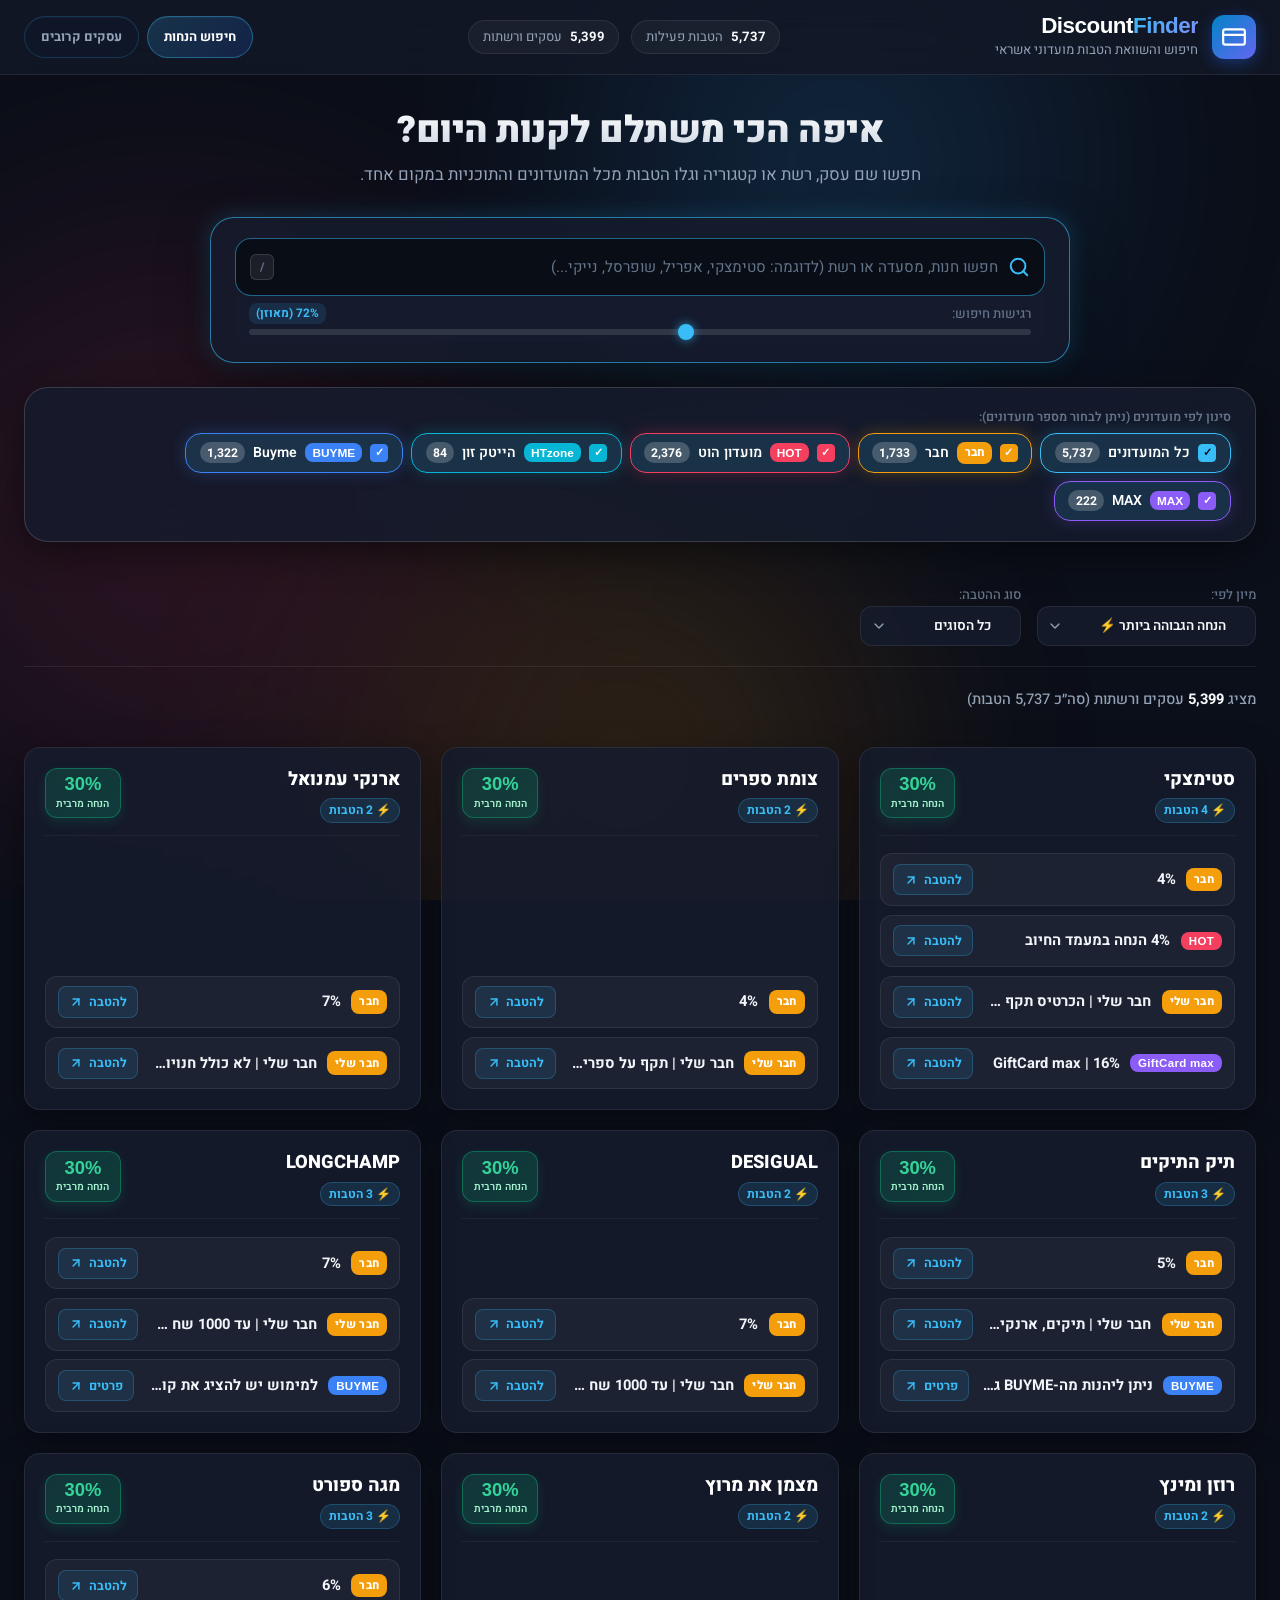
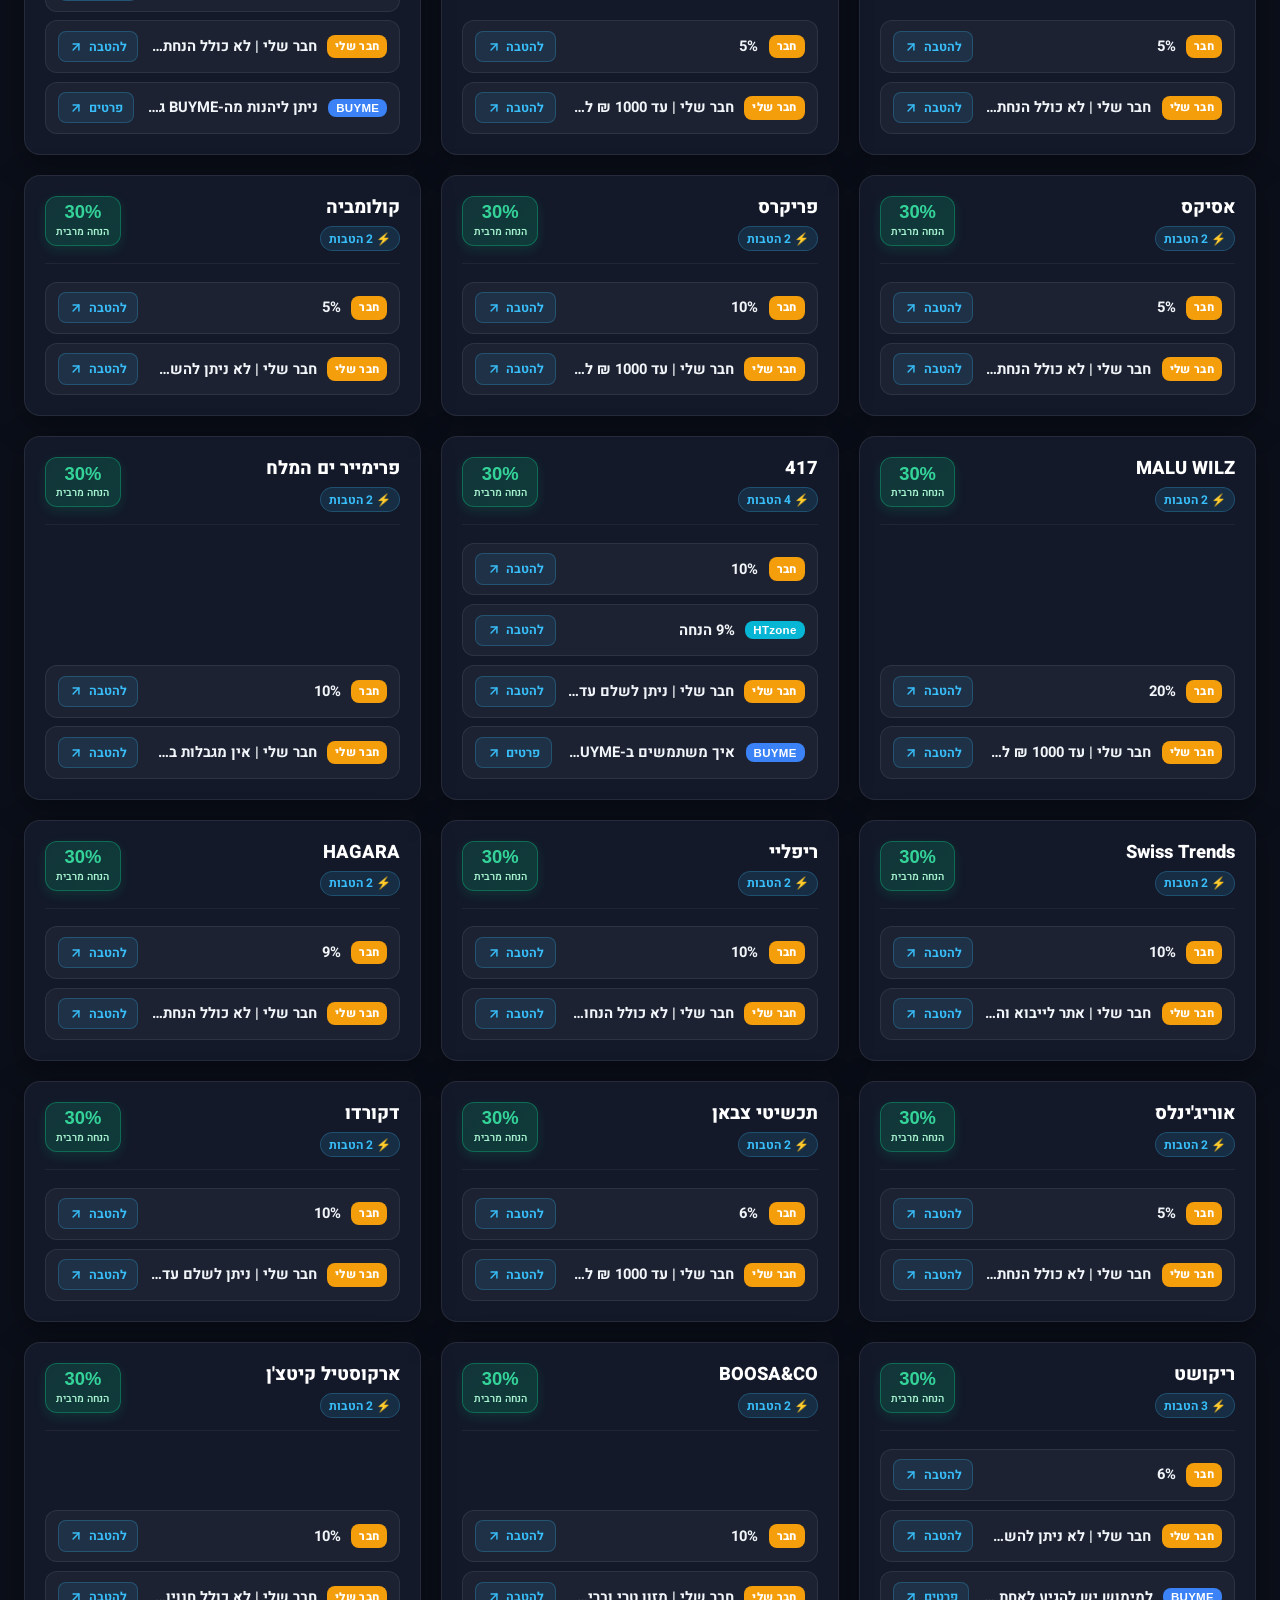
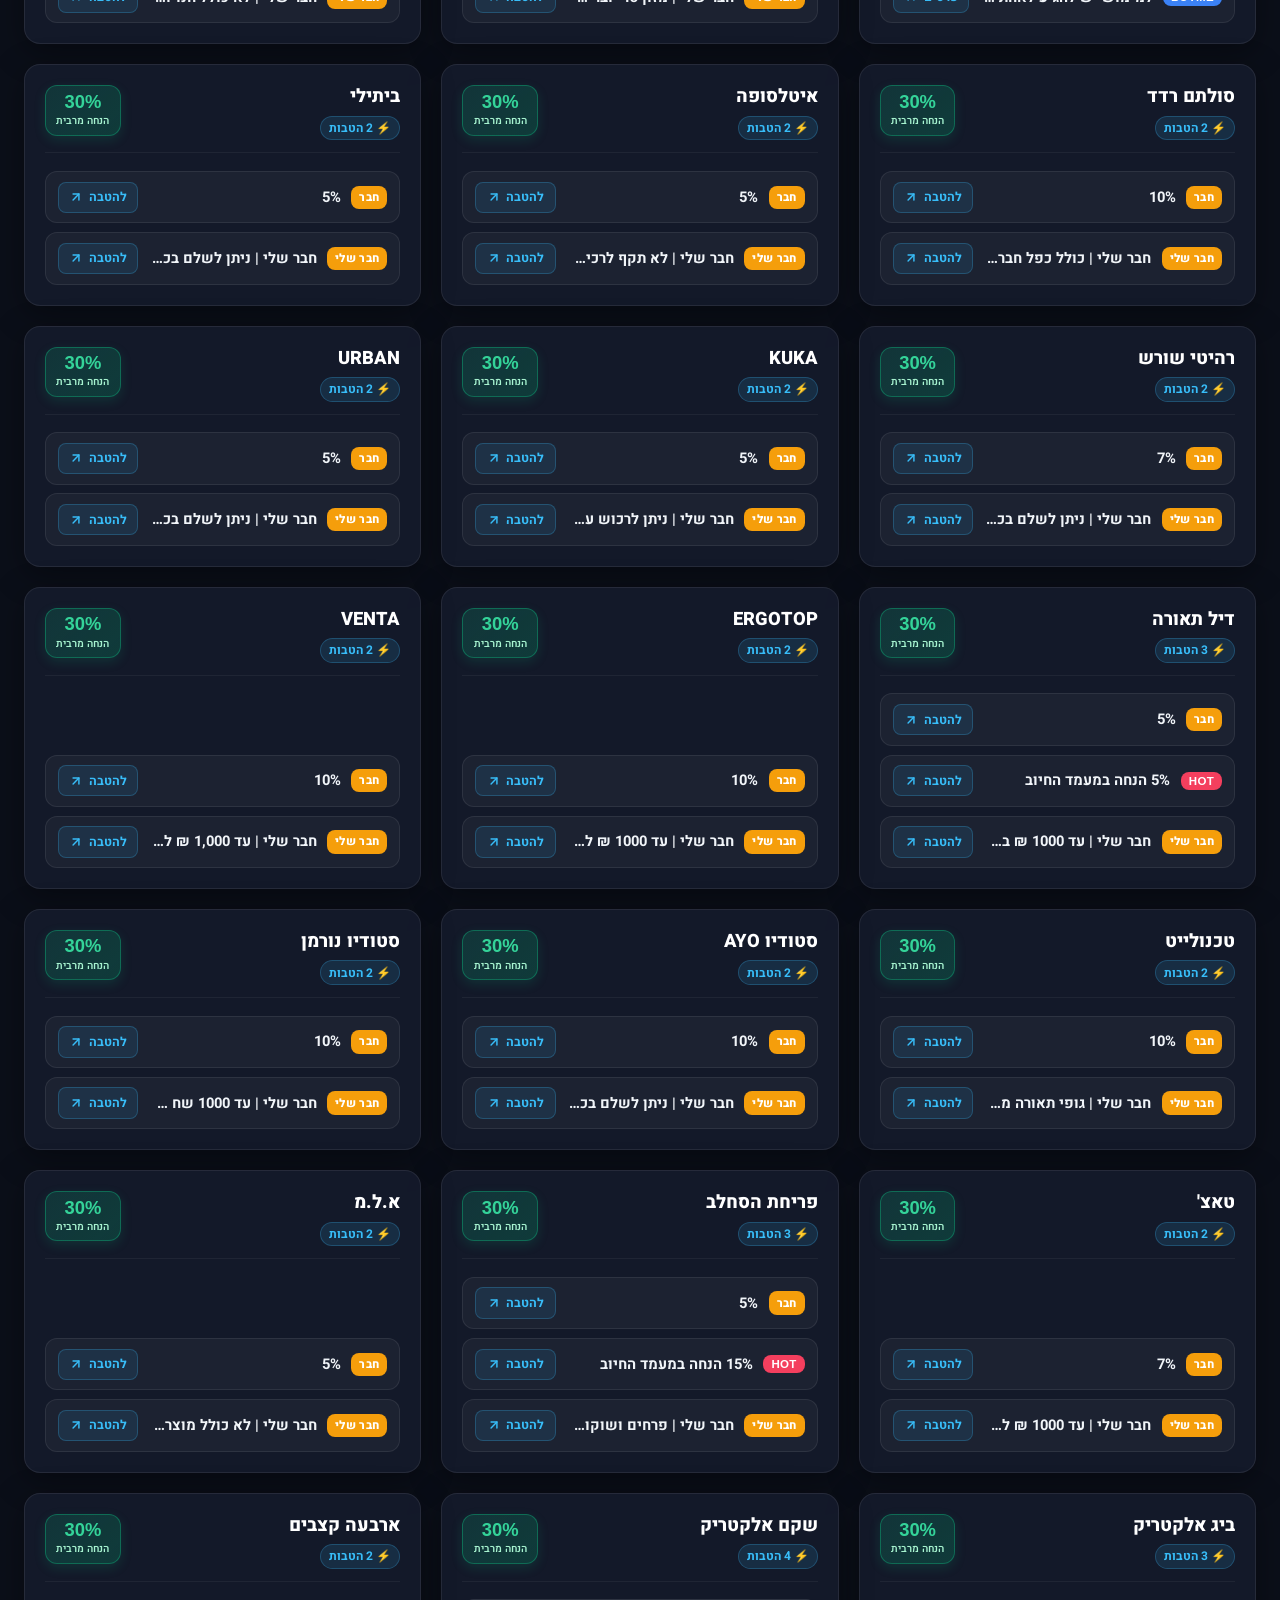
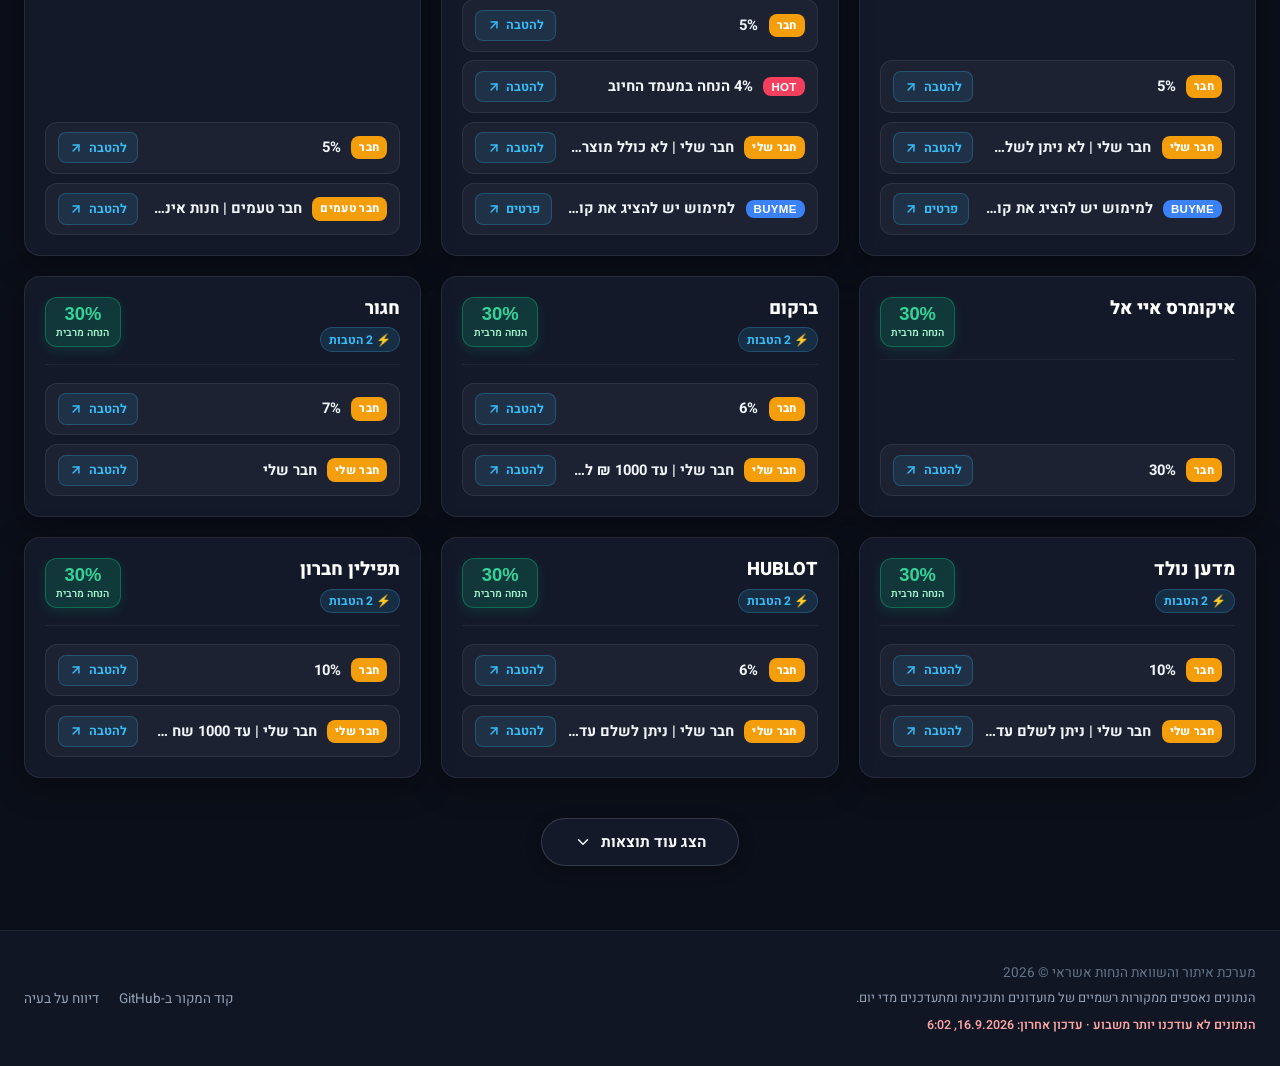
<file: docs/index.html>
<!DOCTYPE html>
<html lang="he" dir="rtl">

<head>
<!-- components/base_head.html -->
<meta charset="UTF-8">
<meta name="viewport" content="width=device-width, initial-scale=1.0, maximum-scale=5.0">
<meta name="theme-color" content="#0b0f19">

<!-- Google Fonts -->
<link rel="preconnect" href="https://fonts.googleapis.com">
<link rel="preconnect" href="https://fonts.gstatic.com" crossorigin>
<link href="https://fonts.googleapis.com/css2?family=Heebo:wght@300;400;500;600;700;800;900&family=Rubik:wght@400;500;600;700;800&display=swap" rel="stylesheet">

<link rel="stylesheet" href="./styles.css">    <title>מאתר הנחות והטבות אשראי ומועדונים</title>
    <meta name="description" content="חיפוש מיידי והשוואה של הנחות והטבות ממועדונים ותוכניות בישראל.">
</head>

<body>
    <!-- Background Glow Effect -->
    <div class="app-background">
        <div class="glow-orb orb-1"></div>
        <div class="glow-orb orb-2"></div>
        <div class="glow-orb orb-3"></div>
    </div>

    <!-- Site Header Component -->
<!-- components/header.html -->
<header class="site-header">
    <div class="container header-content">
        <div class="brand">
            <div class="brand-icon">
                <svg viewBox="0 0 24 24" width="26" height="26" fill="none" stroke="currentColor" stroke-width="2"
                    stroke-linecap="round" stroke-linejoin="round">
                    <rect x="2" y="5" width="20" height="14" rx="2"></rect>
                    <line x1="2" y1="10" x2="22" y2="10"></line>
                </svg>
            </div>
            <div class="brand-text">
                <h1 class="brand-title">Discount<span class="brand-accent">Finder</span></h1>
                <p class="brand-subtitle">חיפוש והשוואת הטבות מועדוני אשראי</p>
            </div>
        </div>

        <!-- Stats Bar in Header -->
        <div class="header-stats" id="headerStats">
            <div class="stat-pill" id="statTotalDeals">
                <span class="stat-num" id="totalDealsCount">--</span>
                <span class="stat-label">הטבות פעילות</span>
            </div>
            <div class="stat-pill" id="statTotalStores">
                <span class="stat-num" id="totalStoresCount">--</span>
                <span class="stat-label">עסקים ורשתות</span>
            </div>
        </div>

        <nav class="header-nav" aria-label="ניווט בין עמודים">
            <a href="./" class="nav-link active">חיפוש הנחות</a>
            <a href="./nearme" class="nav-link ">עסקים קרובים</a>
        </nav>
    </div>
</header>
    <!-- Main Content -->
    <main class="container main-content">
<!-- Hero & Search Section -->
<section class="hero-section">
    <div class="hero-text-wrapper">
        <h2 class="hero-headline">איפה הכי משתלם לקנות היום?</h2>
        <p class="hero-description">חפשו שם עסק, רשת או קטגוריה וגלו הטבות מכל המועדונים והתוכניות במקום אחד.</p>
    </div>

    <!-- Search Box Card -->
    <div class="search-box-card">
        <div class="search-input-wrapper">
            <span class="search-icon">
                <svg viewBox="0 0 24 24" width="22" height="22" fill="none" stroke="currentColor"
                    stroke-width="2.2" stroke-linecap="round" stroke-linejoin="round">
                    <circle cx="11" cy="11" r="8"></circle>
                    <line x1="21" y1="21" x2="16.65" y2="16.65"></line>
                </svg>
            </span>
            <input type="text" id="searchInput" class="search-input"
                placeholder="חפשו חנות, מסעדה או רשת (לדוגמה: סטימצקי, אפריל, שופרסל, נייקי...)"
                autocomplete="off" autofocus aria-label="חיפוש עסקים והטבות">
            <button id="clearSearchBtn" class="clear-btn hidden" title="נקה חיפוש" aria-label="נקה חיפוש"
                type="button">
                <svg viewBox="0 0 24 24" width="18" height="18" fill="none" stroke="currentColor"
                    stroke-width="2.5" stroke-linecap="round" stroke-linejoin="round">
                    <line x1="18" y1="6" x2="6" y2="18"></line>
                    <line x1="6" y1="6" x2="18" y2="18"></line>
                </svg>
            </button>
            <div class="search-kbd-hint" title="לחצו / לחיפוש מהיר">/</div>
        </div>

        <!-- Quick Tags / Suggestions -->
        <div class="fuzzy-slider-control">
            <div class="fuzzy-label-wrapper">
                <label for="fuzzyRange" class="control-label">רגישות חיפוש:</label>
                <span id="fuzzyValLabel" class="fuzzy-val-badge">72% (מאוזן)</span>
            </div>
            <input type="range" id="fuzzyRange" class="fuzzy-slider" min="50" max="100" value="72" step="2"
                title="כוונן את רגישות החיפוש העמום (Fuzzy Search Tolerance)">
        </div>
    </div>

    <!-- Filter & Controls Toolbar -->
    <div class="toolbar-section">
        <!-- Club Filter Chips Component -->
<!-- components/club_filters.html -->
<div class="club-filters-container" id="filter-row" aria-label="סינון לפי מועדונים">
    <span class="filters-group-label">סינון לפי מועדונים (ניתן לבחור מספר מועדונים):</span>
    <div class="club-filters-group" id="programFilters" role="group" aria-label="סינון לפי מועדונים" data-show-counts="true">
        <span class="filters-loading">טוען מועדונים…</span>
    </div>
</div>
        <!-- Sort and Fuzzy Sensitivity Controls -->
        <div class="toolbar-controls-group">
            <div class="sort-controls">
                <label for="sortSelect" class="control-label">מיון לפי:</label>
                <div class="custom-select-wrapper">
                    <select id="sortSelect" class="custom-select">
                        <option value="discount_desc" selected>הנחה הגבוהה ביותר ⚡</option>
                        <option value="name_asc">שם עסק (א - ת)</option>
                        <option value="deals_desc">מספר הטבות לעסק (הכי הרבה)</option>
                    </select>
                </div>
            </div>
            <div class="type-filter-control">
                <label for="discountTypeSelect" class="control-label">סוג ההטבה:</label>
                <div class="custom-select-wrapper">
                    <select id="discountTypeSelect" class="custom-select">
                        <option value="">כל הסוגים</option>
                        <option value="billing_discount">חיוב (ברירת מחדל)</option>
                        <option value="rechargeable_card">Rechargeable Card</option>
                        <option value="voucher">Voucher</option>
                        <option value="gift_card">Gift Card</option>
                        <option value="club_card">Club Card</option>
                    </select>
                </div>
            </div>
        </div>
    </div>

    <!-- Status / Result summary line -->
    <div class="results-meta-bar" id="resultsMetaBar">
        <div class="meta-info">
            <span id="resultsCountText" class="results-count-text">טוען נתונים...</span>
            <span id="activeFilterBadge" class="active-filter-badge hidden"></span>
        </div>
        <div class="meta-extra">
            <span id="renderedCountText" class="rendered-count-text"></span>
        </div>
    </div>
</section>

<!-- Cards Results Grid -->
<section class="results-section">
    <!-- Loading Skeleton -->
    <div id="loadingSkeleton" class="cards-grid skeleton-grid">
        <div class="card skeleton-card"></div>
        <div class="card skeleton-card"></div>
        <div class="card skeleton-card"></div>
        <div class="card skeleton-card"></div>
        <div class="card skeleton-card"></div>
        <div class="card skeleton-card"></div>
    </div>

    <!-- Rendered Cards -->
    <div id="cardsGrid" class="cards-grid hidden"></div>

    <!-- Load More Button (if many results) -->
    <div id="loadMoreContainer" class="load-more-container hidden">
        <button id="loadMoreBtn" class="load-more-btn" type="button">
            <span>הצג עוד תוצאות</span>
            <svg viewBox="0 0 24 24" width="18" height="18" fill="none" stroke="currentColor" stroke-width="2"
                stroke-linecap="round" stroke-linejoin="round">
                <polyline points="6 9 12 15 18 9"></polyline>
            </svg>
        </button>
    </div>

    <!-- Empty State -->
    <div id="emptyState" class="empty-state hidden">
        <div class="empty-icon-wrap">
            <svg viewBox="0 0 24 24" width="48" height="48" fill="none" stroke="currentColor" stroke-width="1.5"
                stroke-linecap="round" stroke-linejoin="round">
                <circle cx="11" cy="11" r="8"></circle>
                <line x1="21" y1="21" x2="16.65" y2="16.65"></line>
                <line x1="8" y1="11" x2="14" y2="11"></line>
            </svg>
        </div>
        <h3 class="empty-title">לא נמצאו תוצאות מתאימות</h3>
        <p class="empty-subtitle">לא מצאנו הטבות התואמות לחיפוש "<span id="emptyQuery"></span>". נסו לחפש בשם
            אחר או אפסו את הסינון.</p>
        <button id="resetSearchBtn" class="reset-search-btn" type="button">
            <svg viewBox="0 0 24 24" width="16" height="16" fill="none" stroke="currentColor" stroke-width="2"
                stroke-linecap="round" stroke-linejoin="round">
                <path d="M3 12a9 9 0 1 0 9-9 9.75 9.75 0 0 0-6.74 2.74L3 8"></path>
                <path d="M3 3v5h5"></path>
            </svg>
            <span>איפוס חיפוש וסינונים</span>
        </button>
    </div>
</section>

<!-- Floating Back to Top Button -->
<button id="backToTopBtn" class="back-to-top-btn hidden" title="חזרה לראש העמוד" aria-label="חזרה לראש העמוד"
    type="button">
    <svg viewBox="0 0 24 24" width="22" height="22" fill="none" stroke="currentColor" stroke-width="2.5"
        stroke-linecap="round" stroke-linejoin="round">
        <polyline points="18 15 12 9 6 15"></polyline>
    </svg>
</button>
    </main>

    <!-- Site Footer Component -->
<!-- components/footer.html -->
<footer class="site-footer">
    <div class="container footer-content">
        <div class="footer-left">
            <p>מערכת איתור והשוואת הנחות אשראי &copy; 2026</p>
            <p class="footer-note">הנתונים נאספים ממקורות רשמיים של מועדונים ותוכניות ומתעדכנים מדי יום.</p>
            <p id="dataFreshness" class="data-freshness" role="status" aria-live="polite">בודק מתי הנתונים עודכנו...</p>
        </div>
        <div class="footer-links">
            <a href="https://github.com/yohaybn/israeli-cc-discounts" target="_blank" rel="noopener noreferrer" class="footer-link">קוד המקור ב-GitHub</a>
            <a href="https://github.com/yohaybn/israeli-cc-discounts/issues" target="_blank" rel="noopener noreferrer" class="footer-link">דיווח על בעיה</a>
        </div>
    </div>
</footer>
    <!-- Shared Card Template Component -->
<!-- components/card.html -->
<template id="deal-card-template">
    <div class="card business-card">
        <div class="card-header">
            <div class="card-title-area">
                <h3 class="business-name"></h3>
                <span class="multi-badge hidden"></span>
            </div>
            <div class="best-discount-pill hidden">
                <span class="best-disc-val"></span>
                <span class="best-disc-lbl">הנחה מרבית</span>
            </div>
            <div class="voucher-pill hidden">
                <span class="voucher-icon">🎁</span>
                <span class="voucher-label">שובר</span>
                <span class="voucher-count"></span>
            </div>
        </div>
        <div class="discounts-list"></div>
    </div>
</template>
    <script src="./freshness.js"></script>
    <script src="./programs.js"></script>
<!-- App JavaScript -->
<script src="./app.js"></script>
</body>

</html>
</file>
<file: docs/styles.css>
/* ==========================================================================
   Design System & Tokens - Israeli Credit Card Discount Finder
   ========================================================================== */

:root {
    /* Color Palette */
    --bg-main: #0b0f19;
    --bg-card: rgba(22, 28, 45, 0.85);
    --bg-card-hover: rgba(30, 39, 63, 0.95);
    --bg-glass: rgba(18, 24, 38, 0.85);
    --bg-surface-elevated: #1a2236;
    --bg-surface-subtle: rgba(255, 255, 255, 0.04);
    --bg-input: rgba(13, 17, 28, 0.9);

    /* Text Colors */
    --text-primary: #f8fafc;
    --text-secondary: #94a3b8;
    --text-muted: #64748b;
    --text-accent: #38bdf8;

    /* Border & Glow */
    --border-subtle: rgba(255, 255, 255, 0.08);
    --border-highlight: rgba(255, 255, 255, 0.15);
    --border-focus: rgba(56, 189, 248, 0.6);
    --glow-primary: rgba(56, 189, 248, 0.25);
    --glow-card: 0 8px 32px rgba(0, 0, 0, 0.35);

    /* Club Brand Colors */
    --mcc-base: #f59e0b;
    --mcc-gradient: linear-gradient(135deg, #f59e0b, #d97706);
    --mcc-bg: rgba(245, 158, 11, 0.12);
    --mcc-border: rgba(245, 158, 11, 0.35);
    --mcc-text: #fbbf24;

    --hot-base: #f43f5e;
    --hot-gradient: linear-gradient(135deg, #f43f5e, #e11d48);
    --hot-bg: rgba(244, 63, 94, 0.12);
    --hot-border: rgba(244, 63, 94, 0.35);
    --hot-text: #fb7185;

    --htzone-base: #06b6d4;
    --htzone-gradient: linear-gradient(135deg, #06b6d4, #2563eb);
    --htzone-bg: rgba(6, 182, 212, 0.12);
    --htzone-border: rgba(6, 182, 212, 0.35);
    --htzone-text: #38bdf8;

    --buyme-base: #3b82f6;
    --buyme-gradient: linear-gradient(135deg, #60a5fa, #2563eb);
    --buyme-bg: rgba(59, 130, 246, 0.12);
    --buyme-border: rgba(59, 130, 246, 0.35);
    --buyme-text: #93c5fd;

    /* Typography */
    --font-hebrew: 'Heebo', 'Rubik', -apple-system, BlinkMacSystemFont, 'Segoe UI', Roboto, sans-serif;
    --font-latin: 'Inter', -apple-system, BlinkMacSystemFont, sans-serif;

    /* Radii */
    --radius-sm: 8px;
    --radius-md: 12px;
    --radius-lg: 16px;
    --radius-xl: 24px;
    --radius-full: 9999px;

    /* Transitions */
    --transition-fast: 0.15s ease;
    --transition-normal: 0.25s cubic-bezier(0.16, 1, 0.3, 1);
    --transition-smooth: 0.4s cubic-bezier(0.16, 1, 0.3, 1);
}

/* ==========================================================================
   Reset & Global Setup
   ========================================================================== */

*,
*::before,
*::after {
    box-sizing: border-box;
    margin: 0;
    padding: 0;
    -webkit-tap-highlight-color: transparent;
}

html {
    font-size: 16px;
    scroll-behavior: smooth;
    background-color: var(--bg-main);
    color: var(--text-primary);
    font-family: var(--font-hebrew);
    direction: rtl;
    text-align: right;
    -webkit-font-smoothing: antialiased;
}

body {
    min-height: 100vh;
    display: flex;
    flex-direction: column;
    overflow-x: hidden;
    position: relative;
}

.container {
    width: 100%;
    max-width: 1280px;
    margin: 0 auto;
    padding: 0 1.5rem;
}

/* Ambient Animated Glows */
.app-background {
    position: fixed;
    inset: 0;
    z-index: -1;
    overflow: hidden;
    pointer-events: none;
}

.glow-orb {
    position: absolute;
    border-radius: 50%;
    filter: blur(120px);
    opacity: 0.15;
    animation: orbFloat 20s infinite alternate ease-in-out;
}

.orb-1 {
    top: -10%;
    right: 15%;
    width: 500px;
    height: 500px;
    background: radial-gradient(circle, #38bdf8, #2563eb);
}

.orb-2 {
    top: 25%;
    left: -10%;
    width: 600px;
    height: 600px;
    background: radial-gradient(circle, #f43f5e, #881337);
    animation-delay: -5s;
}

.orb-3 {
    bottom: -15%;
    right: 30%;
    width: 550px;
    height: 550px;
    background: radial-gradient(circle, #f59e0b, #b45309);
    animation-delay: -10s;
}

@keyframes orbFloat {
    0% {
        transform: translate(0, 0) scale(1);
    }

    50% {
        transform: translate(30px, -20px) scale(1.08);
    }

    100% {
        transform: translate(-20px, 30px) scale(0.95);
    }
}

/* ==========================================================================
   Header & Brand
   ========================================================================== */

.site-header {
    position: sticky;
    top: 0;
    z-index: 100;
    backdrop-filter: blur(16px);
    -webkit-backdrop-filter: blur(16px);
    background: var(--bg-glass);
    border-bottom: 1px solid var(--border-subtle);
    padding: 0.85rem 0;
    transition: var(--transition-normal);
}

.header-content {
    display: flex;
    align-items: center;
    justify-content: space-between;
    gap: 1.5rem;
}

.header-nav {
    display: inline-flex;
    align-items: center;
    gap: 0.5rem;
    flex-wrap: wrap;
}

.nav-link {
    display: inline-flex;
    align-items: center;
    justify-content: center;
    padding: 0.6rem 1rem;
    border-radius: var(--radius-full);
    border: 1px solid rgba(56, 189, 248, 0.2);
    background: rgba(15, 23, 42, 0.9);
    color: var(--text-secondary);
    font-size: 0.82rem;
    font-weight: 700;
    text-decoration: none;
    transition: var(--transition-fast);
    box-shadow: inset 0 1px 0 rgba(255, 255, 255, 0.04);
}

.nav-link:hover,
.nav-link.active {
    background: linear-gradient(135deg, rgba(56, 189, 248, 0.18), rgba(37, 99, 235, 0.18));
    border-color: rgba(56, 189, 248, 0.4);
    color: #fff;
}

.brand {
    display: flex;
    align-items: center;
    gap: 0.85rem;
    text-decoration: none;
}

.brand-icon {
    width: 44px;
    height: 44px;
    border-radius: var(--radius-md);
    background: linear-gradient(135deg, #0284c7, #6366f1);
    color: #fff;
    display: flex;
    align-items: center;
    justify-content: center;
    box-shadow: 0 4px 16px rgba(37, 99, 235, 0.4);
    flex-shrink: 0;
}

.brand-title {
    font-size: 1.4rem;
    font-weight: 800;
    letter-spacing: -0.5px;
    color: #fff;
    line-height: 1.1;
    font-family: var(--font-latin), var(--font-hebrew);
}

.brand-accent {
    background: linear-gradient(135deg, #38bdf8, #818cf8);
    -webkit-background-clip: text;
    background-clip: text;
    -webkit-text-fill-color: transparent;
}

.brand-subtitle {
    font-size: 0.82rem;
    color: var(--text-secondary);
    margin-top: 2px;
}

.header-stats {
    display: flex;
    align-items: center;
    gap: 0.75rem;
}

.stat-pill {
    display: inline-flex;
    align-items: center;
    gap: 0.5rem;
    padding: 0.4rem 0.85rem;
    background: var(--bg-surface-subtle);
    border: 1px solid var(--border-subtle);
    border-radius: var(--radius-full);
    font-size: 0.82rem;
    color: var(--text-secondary);
    transition: var(--transition-fast);
}

.stat-num {
    font-weight: 700;
    color: var(--text-primary);
    font-feature-settings: "tnum";
}

.live-indicator {
    background: rgba(16, 185, 129, 0.08);
    border-color: rgba(16, 185, 129, 0.25);
    color: #34d399;
}

.live-dot {
    width: 8px;
    height: 8px;
    border-radius: 50%;
    background-color: #10b981;
    box-shadow: 0 0 10px #10b981;
    animation: pulseLive 2s infinite;
}

@keyframes pulseLive {

    0%,
    100% {
        opacity: 1;
        transform: scale(1);
    }

    50% {
        opacity: 0.4;
        transform: scale(0.85);
    }
}

/* ==========================================================================
   Hero Section & Search Box
   ========================================================================== */

.main-content {
    flex: 1;
    padding-top: 2rem;
    padding-bottom: 4rem;
}

.hero-section {
    margin-bottom: 2.25rem;
}

.hero-text-wrapper {
    text-align: center;
    margin-bottom: 1.75rem;
}

.hero-headline {
    font-size: clamp(1.6rem, 4.5vw, 2.3rem);
    font-weight: 900;
    letter-spacing: -0.5px;
    line-height: 1.25;
    margin-bottom: 0.6rem;
    background: linear-gradient(180deg, #ffffff 0%, #cbd5e1 100%);
    -webkit-background-clip: text;
    background-clip: text;
    -webkit-text-fill-color: transparent;
}

.hero-description {
    font-size: clamp(0.92rem, 2.5vw, 1.05rem);
    color: var(--text-secondary);
    max-width: 680px;
    margin: 0 auto;
    line-height: 1.6;
}

.badge-mcc-text {
    color: var(--mcc-text);
}

.badge-hot-text {
    color: var(--hot-text);
}

.badge-htzone-text {
    color: var(--htzone-text);
}

.badge-buyme-text {
    color: var(--buyme-text);
}

/* Search Box Card */
.search-box-card {
    background: var(--bg-card);
    border: 1px solid var(--border-highlight);
    border-radius: var(--radius-xl);
    padding: 1.25rem 1.5rem;
    box-shadow: 0 12px 36px rgba(0, 0, 0, 0.45);
    backdrop-filter: blur(12px);
    transition: var(--transition-normal);
    max-width: 860px;
    margin: 0 auto 1.5rem auto;
}

.search-box-card:focus-within {
    border-color: var(--border-focus);
    box-shadow: 0 16px 48px rgba(0, 0, 0, 0.5), 0 0 25px var(--glow-primary);
}

.search-input-wrapper {
    position: relative;
    display: flex;
    align-items: center;
    background: var(--bg-input);
    border: 1px solid var(--border-subtle);
    border-radius: var(--radius-lg);
    padding: 0.25rem 0.85rem;
    transition: var(--transition-fast);
}

.search-input-wrapper:focus-within {
    border-color: rgba(56, 189, 248, 0.5);
    background: #090d16;
}

.search-icon {
    display: flex;
    align-items: center;
    color: var(--text-muted);
    margin-left: 0.65rem;
    flex-shrink: 0;
    transition: var(--transition-fast);
}

.search-input-wrapper:focus-within .search-icon {
    color: var(--text-accent);
}

.search-input {
    width: 100%;
    background: transparent;
    border: none;
    outline: none;
    font-size: 1rem;
    /* 16px to prevent iOS auto-zoom */
    font-weight: 500;
    color: var(--text-primary);
    font-family: inherit;
    padding: 0.75rem 0;
}

.search-input::placeholder {
    color: var(--text-muted);
    font-weight: 400;
    font-size: 0.95rem;
}

.clear-btn {
    background: transparent;
    border: none;
    color: var(--text-muted);
    cursor: pointer;
    padding: 0.5rem;
    min-width: 36px;
    min-height: 36px;
    border-radius: 50%;
    display: flex;
    align-items: center;
    justify-content: center;
    transition: var(--transition-fast);
    margin-right: 0.25rem;
}

.clear-btn:hover {
    color: #fff;
    background: rgba(255, 255, 255, 0.1);
}

.search-kbd-hint {
    display: inline-flex;
    align-items: center;
    justify-content: center;
    width: 26px;
    height: 26px;
    border-radius: 6px;
    background: rgba(255, 255, 255, 0.08);
    border: 1px solid rgba(255, 255, 255, 0.12);
    font-size: 0.75rem;
    font-weight: 700;
    color: var(--text-muted);
    user-select: none;
    margin-right: 0.25rem;
}

/* Quick Tags */
.quick-tags-container {
    display: flex;
    align-items: center;
    gap: 0.65rem;
    margin-top: 0.85rem;
    flex-wrap: wrap;
}

.quick-tags-label {
    font-size: 0.8rem;
    color: var(--text-muted);
    font-weight: 500;
}

.quick-tags {
    display: flex;
    align-items: center;
    gap: 0.45rem;
    flex-wrap: wrap;
}

.quick-tag {
    background: rgba(255, 255, 255, 0.05);
    border: 1px solid var(--border-subtle);
    color: var(--text-secondary);
    border-radius: var(--radius-full);
    padding: 0.3rem 0.75rem;
    font-size: 0.8rem;
    font-weight: 500;
    font-family: inherit;
    cursor: pointer;
    transition: var(--transition-fast);
    display: inline-flex;
    align-items: center;
    justify-content: center;
    min-height: 32px;
}

.quick-tag:hover {
    background: rgba(56, 189, 248, 0.15);
    border-color: rgba(56, 189, 248, 0.4);
    color: var(--text-accent);
    transform: translateY(-1px);
}

.quick-tag:active {
    transform: translateY(0) scale(0.97);
}

/* ==========================================================================
   Toolbar: Multi-Club Filter Chips & Sort Controls
   ========================================================================== */

.toolbar-section {
    display: flex;
    align-items: flex-start;
    justify-content: space-between;
    gap: 1.25rem;
    flex-wrap: wrap;
    margin-bottom: 1.25rem;
    padding-bottom: 1.25rem;
    border-bottom: 1px solid var(--border-subtle);
}

.club-filters-container {
    display: flex;
    flex-direction: column;
    gap: 0.4rem;
}

.filters-group-label {
    font-size: 0.78rem;
    color: var(--text-muted);
    font-weight: 600;
}

.club-filters-group {
    display: flex;
    align-items: center;
    gap: 0.5rem;
    flex-wrap: wrap;
}

.filter-chip {
    display: inline-flex;
    align-items: center;
    gap: 0.5rem;
    padding: 0.5rem 0.85rem;
    border-radius: var(--radius-lg);
    background: var(--bg-card);
    border: 1px solid var(--border-subtle);
    color: var(--text-secondary);
    font-family: inherit;
    font-size: 0.88rem;
    font-weight: 600;
    cursor: pointer;
    transition: var(--transition-normal);
    user-select: none;
    min-height: 40px;
}

.filter-chip:hover {
    background: var(--bg-surface-elevated);
    border-color: var(--border-highlight);
    color: var(--text-primary);
}

.filter-chip:active {
    transform: scale(0.97);
}

.chip-checkbox {
    display: inline-flex;
    align-items: center;
    justify-content: center;
    width: 18px;
    height: 18px;
    border-radius: 4px;
    background: rgba(255, 255, 255, 0.08);
    border: 1px solid rgba(255, 255, 255, 0.18);
    font-size: 0.7rem;
    font-weight: 800;
    color: transparent;
    transition: var(--transition-fast);
    flex-shrink: 0;
}

.filter-chip.active {
    background: rgba(56, 189, 248, 0.15);
    border-color: var(--text-accent);
    color: #fff;
    box-shadow: 0 0 16px rgba(56, 189, 248, 0.2);
}

.filter-chip.active .chip-checkbox {
    background: var(--text-accent);
    border-color: var(--text-accent);
    color: #0b0f19;
}

.filter-chip.chip-mcc.active {
    background: var(--mcc-bg);
    border-color: var(--mcc-base);
    color: #fff;
    box-shadow: 0 0 16px rgba(245, 158, 11, 0.2);
}

.filter-chip.chip-mcc.active .chip-checkbox {
    background: var(--mcc-base);
    border-color: var(--mcc-base);
    color: #1e1b18;
}

.filter-chip.chip-hot.active {
    background: var(--hot-bg);
    border-color: var(--hot-base);
    color: #fff;
    box-shadow: 0 0 16px rgba(244, 63, 94, 0.2);
}

.filter-chip.chip-hot.active .chip-checkbox {
    background: var(--hot-base);
    border-color: var(--hot-base);
    color: #fff;
}

.filter-chip.chip-htzone.active {
    background: var(--htzone-bg);
    border-color: var(--htzone-base);
    color: #fff;
    box-shadow: 0 0 16px rgba(6, 182, 212, 0.2);
}

.filter-chip.chip-htzone.active .chip-checkbox {
    background: var(--htzone-base);
    border-color: var(--htzone-base);
    color: #fff;
}

.filter-chip.chip-buyme.active {
    background: var(--buyme-bg);
    border-color: var(--buyme-base);
    color: #fff;
    box-shadow: 0 0 16px rgba(59, 130, 246, 0.2);
}

.filter-chip.chip-buyme.active .chip-checkbox {
    background: var(--buyme-base);
    border-color: var(--buyme-base);
    color: #fff;
}

.club-logo-tag {
    font-size: 0.74rem;
    font-weight: 800;
    padding: 0.15rem 0.45rem;
    border-radius: var(--radius-sm);
    font-family: var(--font-latin), var(--font-hebrew);
}

.mcc-tag {
    background: var(--mcc-gradient);
    color: #1e1b18;
}

.hot-tag {
    background: var(--hot-gradient);
    color: #fff;
}

.htzone-tag {
    background: var(--htzone-gradient);
    color: #fff;
}

.buyme-tag {
    background: var(--buyme-gradient);
    color: #fff;
}

.chip-count {
    font-size: 0.76rem;
    padding: 0.1rem 0.45rem;
    border-radius: var(--radius-full);
    background: rgba(255, 255, 255, 0.08);
    color: var(--text-muted);
    font-weight: 700;
}

.filter-chip.active .chip-count {
    background: rgba(255, 255, 255, 0.2);
    color: #fff;
}

/* Sort & Fuzzy Controls Group */
.toolbar-controls-group {
    display: flex;
    align-items: center;
    gap: 1rem;
    flex-wrap: wrap;
}

.control-label {
    font-size: 0.82rem;
    color: var(--text-muted);
    font-weight: 500;
    white-space: nowrap;
}

.fuzzy-slider-control {
    display: flex;
    flex-direction: column;
    gap: 0.35rem;
    min-width: 165px;
    background: var(--bg-card);

    padding: 0.45rem 0.85rem;
    transition: var(--transition-fast);
}

.fuzzy-slider-control:hover {
    border-color: var(--border-highlight);
    background: var(--bg-surface-elevated);
}

.fuzzy-label-wrapper {
    display: flex;
    align-items: center;
    justify-content: space-between;
    gap: 0.5rem;
}

.fuzzy-val-badge {
    font-size: 0.74rem;
    font-weight: 700;
    color: var(--text-accent);
    background: rgba(56, 189, 248, 0.12);
    padding: 0.1rem 0.45rem;
    border-radius: var(--radius-sm);
    font-feature-settings: "tnum";
}

.fuzzy-slider {
    -webkit-appearance: none;
    appearance: none;
    width: 100%;
    height: 6px;
    border-radius: var(--radius-full);
    background: rgba(255, 255, 255, 0.12);
    outline: none;
    cursor: pointer;
    transition: var(--transition-fast);
}

.fuzzy-slider::-webkit-slider-thumb {
    -webkit-appearance: none;
    appearance: none;
    width: 16px;
    height: 16px;
    border-radius: 50%;
    background: var(--text-accent);
    box-shadow: 0 0 10px rgba(56, 189, 248, 0.7);
    cursor: pointer;
    transition: transform var(--transition-fast);
}

.fuzzy-slider::-webkit-slider-thumb:hover {
    transform: scale(1.2);
}

.fuzzy-slider::-moz-range-thumb {
    width: 16px;
    height: 16px;
    border-radius: 50%;
    background: var(--text-accent);
    box-shadow: 0 0 10px rgba(56, 189, 248, 0.7);
    cursor: pointer;
    border: none;
}

/* Sort Controls */
.sort-controls .type-filter-control {
    display: flex;
    align-items: center;
    gap: 0.5rem;
}

.custom-select-wrapper {
    position: relative;
}

.custom-select {
    appearance: none;
    -webkit-appearance: none;
    background: var(--bg-card);
    border: 1px solid var(--border-subtle);
    border-radius: var(--radius-md);
    padding: 0.55rem 1.8rem 0.55rem 0.85rem;
    color: var(--text-primary);
    font-family: inherit;
    font-size: 0.85rem;
    font-weight: 600;
    cursor: pointer;
    outline: none;
    transition: var(--transition-fast);
    background-image: url("data:image/svg+xml,%3Csvg xmlns='http://www.w3.org/2000/svg' width='16' height='16' viewBox='0 0 24 24' fill='none' stroke='%2394a3b8' stroke-width='2' stroke-linecap='round' stroke-linejoin='round'%3E%3Cpolyline points='6 9 12 15 18 9'%3E%3C/polyline%3E%3C/svg%3E");
    background-repeat: no-repeat;
    background-position: left 0.6rem center;
    min-height: 40px;
}

.custom-select:hover,
.custom-select:focus {
    border-color: var(--border-highlight);
    background-color: var(--bg-surface-elevated);
}

/* Results Meta Bar */
.results-meta-bar {
    display: flex;
    align-items: center;
    justify-content: space-between;
    margin-bottom: 1.25rem;
    flex-wrap: wrap;
    gap: 0.75rem;
}

.results-count-text {
    font-size: 0.92rem;
    color: var(--text-secondary);
    font-weight: 500;
}

.results-count-text strong {
    color: var(--text-primary);
    font-weight: 700;
}

.active-filter-badge {
    display: inline-flex;
    align-items: center;
    gap: 0.5rem;
    padding: 0.3rem 0.75rem;
    border-radius: var(--radius-full);
    background: rgba(56, 189, 248, 0.12);
    border: 1px solid rgba(56, 189, 248, 0.25);
    color: var(--text-accent);
    font-size: 0.8rem;
    font-weight: 600;
}

.clear-club-filter-btn {
    background: transparent;
    border: none;
    color: var(--text-muted);
    cursor: pointer;
    font-size: 0.85rem;
    padding: 0 0.2rem;
    line-height: 1;
    display: inline-flex;
    align-items: center;
    transition: var(--transition-fast);
}

.clear-club-filter-btn:hover {
    color: #fff;
}

/* ==========================================================================
   Cards Grid & Card Components
   ========================================================================== */

.cards-grid {
    display: grid;
    grid-template-columns: repeat(auto-fill, minmax(340px, 1fr));
    gap: 1.25rem;
}

/* Individual Store Card */
.business-card {
    background: var(--bg-card);
    border: 1px solid var(--border-subtle);
    border-radius: var(--radius-lg);
    padding: 1.25rem;
    box-shadow: var(--glow-card);
    display: flex;
    flex-direction: column;
    justify-content: space-between;
    transition: var(--transition-normal);
    position: relative;
    overflow: hidden;
}

.business-card::before {
    content: '';
    position: absolute;
    top: 0;
    right: 0;
    left: 0;
    height: 3px;
    background: linear-gradient(90deg, transparent, rgba(56, 189, 248, 0.3), transparent);
    opacity: 0;
    transition: var(--transition-normal);
}

.business-card:hover {
    background: var(--bg-card-hover);
    border-color: var(--border-highlight);
    transform: translateY(-3px);
    box-shadow: 0 16px 36px rgba(0, 0, 0, 0.5), 0 0 20px rgba(56, 189, 248, 0.1);
}

.business-card:hover::before {
    opacity: 1;
}

/* Card Header */
.card-header {
    display: flex;
    align-items: flex-start;
    justify-content: space-between;
    gap: 0.75rem;
    margin-bottom: 0.85rem;
    padding-bottom: 0.75rem;
    border-bottom: 1px solid rgba(255, 255, 255, 0.05);
}

.card-title-area {
    flex: 1;
    min-width: 0;
}

.business-name {
    font-size: 1.15rem;
    font-weight: 800;
    color: #fff;
    line-height: 1.35;
    margin-bottom: 0.3rem;
    word-break: break-word;
}

.multi-badge {
    display: inline-flex;
    align-items: center;
    gap: 0.3rem;
    font-size: 0.75rem;
    font-weight: 700;
    color: #38bdf8;
    background: rgba(56, 189, 248, 0.12);
    border: 1px solid rgba(56, 189, 248, 0.25);
    padding: 0.15rem 0.5rem;
    border-radius: var(--radius-full);
}

.best-discount-pill {
    display: inline-flex;
    flex-direction: column;
    align-items: center;
    justify-content: center;
    background: linear-gradient(135deg, rgba(16, 185, 129, 0.18), rgba(5, 150, 105, 0.28));
    border: 1px solid rgba(16, 185, 129, 0.4);
    border-radius: var(--radius-md);
    padding: 0.4rem 0.65rem;
    flex-shrink: 0;
    box-shadow: 0 4px 12px rgba(16, 185, 129, 0.15);
}

.best-disc-val {
    font-size: 1.15rem;
    font-weight: 900;
    color: #34d399;
    font-family: var(--font-latin), var(--font-hebrew);
    line-height: 1;
}

.best-disc-lbl {
    font-size: 0.65rem;
    color: #a7f3d0;
    font-weight: 600;
    margin-top: 2px;
}

/* Discount Options List */
.discounts-list {
    display: flex;
    flex-direction: column;
    gap: 0.55rem;
    margin-top: 0.25rem;
}

/* Single Option Item */
.discount-option-item {
    display: flex;
    align-items: center;
    justify-content: space-between;
    gap: 0.75rem;
    padding: 0.6rem 0.75rem;
    background: var(--bg-surface-subtle);
    border: 1px solid var(--border-subtle);
    border-radius: var(--radius-md);
    text-decoration: none;
    color: inherit;
    transition: var(--transition-fast);
    cursor: pointer;
    min-height: 44px;
}

.discount-option-item:hover {
    background: var(--bg-surface-elevated);
    border-color: var(--border-highlight);
    transform: translateX(-2px);
}

.discount-option-item:active {
    transform: scale(0.98);
}

/* Option Club Specific Styles */
.discount-option-item.club-mcc:hover {
    border-color: var(--mcc-border);
    background: var(--mcc-bg);
}

.discount-option-item.club-hot:hover {
    border-color: var(--hot-border);
    background: var(--hot-bg);
}

.discount-option-item.club-htzone:hover {
    border-color: var(--htzone-border);
    background: var(--htzone-bg);
}

.discount-option-item.club-buyme:hover {
    border-color: var(--buyme-border);
    background: var(--buyme-bg);
}

.option-left-content {
    display: flex;
    align-items: center;
    gap: 0.65rem;
    flex: 1;
    min-width: 0;
}

.option-club-badge {
    font-size: 0.72rem;
    font-weight: 800;
    padding: 0.2rem 0.5rem;
    border-radius: var(--radius-sm);
    font-family: var(--font-latin), var(--font-hebrew);
    flex-shrink: 0;
    letter-spacing: 0.3px;
}

.option-club-badge.mcc {
    background: var(--mcc-gradient);
    color: #261b04;
}

.option-club-badge.hot {
    background: var(--hot-gradient);
    color: #fff;
}

.option-club-badge.htzone {
    background: var(--htzone-gradient);
    color: #fff;
}

.option-club-badge.buyme {
    background: var(--buyme-gradient);
    color: #fff;
}

.option-text-wrap {
    display: flex;
    flex-direction: column;
    min-width: 0;
}

.option-discount-title {
    font-size: 0.92rem;
    font-weight: 700;
    color: #f1f5f9;
    white-space: nowrap;
    overflow: hidden;
    text-overflow: ellipsis;
}

.option-club-name {
    font-size: 0.74rem;
    color: var(--text-muted);
}

/* Option CTA Action Button */
.option-action-btn {
    display: inline-flex;
    align-items: center;
    gap: 0.35rem;
    font-size: 0.78rem;
    font-weight: 700;
    color: var(--text-accent);
    background: rgba(56, 189, 248, 0.1);
    border: 1px solid rgba(56, 189, 248, 0.25);
    padding: 0.35rem 0.65rem;
    border-radius: var(--radius-sm);
    flex-shrink: 0;
    transition: var(--transition-fast);
    text-decoration: none;
}

.discount-option-item:hover .option-action-btn {
    background: var(--text-accent);
    color: #0b0f19;
    border-color: var(--text-accent);
}

.option-action-btn svg {
    transition: transform var(--transition-fast);
}

.discount-option-item:hover .option-action-btn svg {
    transform: translate(-2px, -2px);
}

/* ==========================================================================
   Load More, Empty & Loading States
   ========================================================================== */

.load-more-container {
    text-align: center;
    margin-top: 2.5rem;
}

.load-more-btn {
    display: inline-flex;
    align-items: center;
    gap: 0.6rem;
    padding: 0.75rem 2rem;
    border-radius: var(--radius-full);
    background: var(--bg-card);
    border: 1px solid var(--border-highlight);
    color: var(--text-primary);
    font-family: inherit;
    font-size: 0.95rem;
    font-weight: 700;
    cursor: pointer;
    transition: var(--transition-normal);
    box-shadow: 0 4px 16px rgba(0, 0, 0, 0.3);
    min-height: 48px;
}

.load-more-btn:hover {
    background: var(--bg-surface-elevated);
    border-color: var(--text-accent);
    color: var(--text-accent);
    transform: translateY(-2px);
}

.load-more-btn:active {
    transform: translateY(0) scale(0.97);
}

/* Empty State */
.empty-state {
    text-align: center;
    padding: 3.5rem 1.5rem;
    background: var(--bg-card);
    border: 1px dashed var(--border-highlight);
    border-radius: var(--radius-xl);
    max-width: 600px;
    margin: 2rem auto;
}

.empty-icon-wrap {
    width: 72px;
    height: 72px;
    border-radius: 50%;
    background: rgba(255, 255, 255, 0.04);
    display: flex;
    align-items: center;
    justify-content: center;
    margin: 0 auto 1.25rem auto;
    color: var(--text-muted);
}

.empty-title {
    font-size: 1.3rem;
    font-weight: 800;
    color: #fff;
    margin-bottom: 0.5rem;
}

.empty-subtitle {
    font-size: 0.92rem;
    color: var(--text-secondary);
    line-height: 1.6;
    margin-bottom: 1.5rem;
}

.reset-search-btn {
    display: inline-flex;
    align-items: center;
    gap: 0.5rem;
    background: linear-gradient(135deg, #0284c7, #2563eb);
    color: #fff;
    border: none;
    border-radius: var(--radius-full);
    padding: 0.65rem 1.5rem;
    font-family: inherit;
    font-size: 0.9rem;
    font-weight: 700;
    cursor: pointer;
    transition: var(--transition-fast);
    box-shadow: 0 4px 16px rgba(37, 99, 235, 0.4);
    min-height: 44px;
}

.reset-search-btn:hover {
    transform: translateY(-2px);
    box-shadow: 0 6px 20px rgba(37, 99, 235, 0.6);
}

.reset-search-btn:active {
    transform: translateY(0) scale(0.97);
}

/* Skeleton Loading Animation */
.skeleton-card {
    height: 160px;
    background: linear-gradient(90deg, rgba(255, 255, 255, 0.03) 25%, rgba(255, 255, 255, 0.07) 50%, rgba(255, 255, 255, 0.03) 75%);
    background-size: 200% 100%;
    animation: skeletonShimmer 1.5s infinite;
    border-radius: var(--radius-lg);
    border: 1px solid var(--border-subtle);
}

@keyframes skeletonShimmer {
    0% {
        background-position: 200% 0;
    }

    100% {
        background-position: -200% 0;
    }
}

/* Floating Back to Top Button */
.back-to-top-btn {
    position: fixed;
    bottom: 2rem;
    left: 2rem;
    width: 48px;
    height: 48px;
    border-radius: 50%;
    background: var(--bg-surface-elevated);
    border: 1px solid var(--border-highlight);
    color: var(--text-primary);
    display: flex;
    align-items: center;
    justify-content: center;
    cursor: pointer;
    box-shadow: 0 8px 24px rgba(0, 0, 0, 0.5), 0 0 16px var(--glow-primary);
    z-index: 99;
    transition: var(--transition-normal);
    backdrop-filter: blur(8px);
    -webkit-backdrop-filter: blur(8px);
}

.back-to-top-btn:hover {
    background: var(--text-accent);
    color: #0b0f19;
    transform: translateY(-3px);
}

.back-to-top-btn:active {
    transform: translateY(0) scale(0.95);
}

/* ==========================================================================
   Footer
   ========================================================================== */

.site-footer {
    border-top: 1px solid var(--border-subtle);
    background: var(--bg-glass);
    padding: 2rem 0;
    margin-top: auto;
    font-size: 0.85rem;
    color: var(--text-muted);
}

.footer-content {
    display: flex;
    align-items: center;
    justify-content: space-between;
    gap: 1.5rem;
    flex-wrap: wrap;
}

.footer-note {
    margin-top: 0.35rem;
    font-size: 0.8rem;
    color: var(--text-secondary);
}

.data-freshness {
    margin-top: 0.55rem;
    color: #86efac;
    font-size: 0.78rem;
    font-weight: 600;
}

.data-freshness.is-stale {
    color: #fbbf24;
}

.data-freshness.is-outdated {
    color: #fca5a5;
}

.footer-links {
    display: flex;
    align-items: center;
    gap: 1.25rem;
}

.footer-link {
    color: var(--text-secondary);
    text-decoration: none;
    transition: var(--transition-fast);
}

.footer-link:hover {
    color: var(--text-accent);
}

/* Utilities */
.hidden {
    display: none !important;
}

/* ==========================================================================
   Responsive Adaptations & Mobile Optimizations
   ========================================================================== */

@media (max-width: 900px) {
    .cards-grid {
        grid-template-columns: repeat(auto-fill, minmax(300px, 1fr));
        gap: 1rem;
    }
}

@media (max-width: 768px) {
    .container {
        padding: 0 1rem;
    }

    .main-content {
        padding-top: 1.5rem;
        padding-bottom: 3rem;
    }

    .site-header {
        padding: 0.65rem 0;
    }

    .brand-icon {
        width: 38px;
        height: 38px;
    }

    .brand-title {
        font-size: 1.25rem;
    }

    .header-stats {
        display: none;
    }

    .hero-section {
        margin-bottom: 1.75rem;
    }

    .search-box-card {
        padding: 1rem;
        border-radius: var(--radius-lg);
        margin-bottom: 1.25rem;
    }

    .search-kbd-hint {
        display: none;
    }

    .toolbar-section {
        flex-direction: column;
        align-items: stretch;
        gap: 1rem;
        padding-bottom: 1rem;
    }

    .club-filters-container {
        width: 100%;
    }

    .club-filters-group {
        overflow-x: auto;
        padding-bottom: 0.4rem;
        flex-wrap: nowrap;
        -webkit-overflow-scrolling: touch;
        scrollbar-width: none;
    }

    .club-filters-group::-webkit-scrollbar {
        display: none;
    }

    .filter-chip {
        white-space: nowrap;
        flex-shrink: 0;
        padding: 0.45rem 0.75rem;
        font-size: 0.84rem;
    }

    .toolbar-controls-group {
        width: 100%;
        flex-direction: column;
        align-items: stretch;
        gap: 0.75rem;
    }

    .fuzzy-slider-control {
        width: 100%;
        box-sizing: border-box;
    }

    .sort-controls {
        width: 100%;
        justify-content: space-between;
    }

    .custom-select-wrapper {
        flex: 1;
    }

    .custom-select {
        width: 100%;
    }

    .cards-grid {
        grid-template-columns: 1fr;
        gap: 1rem;
    }

    .business-card {
        padding: 1rem;
    }

    .back-to-top-btn {
        bottom: 1.25rem;
        left: 1.25rem;
        width: 44px;
        height: 44px;
    }

    .footer-content {
        flex-direction: column;
        text-align: center;
        gap: 1rem;
    }

    .footer-links {
        justify-content: center;
    }
}

@media (max-width: 480px) {
    .container {
        padding: 0 0.85rem;
    }

    .brand-title {
        font-size: 1.15rem;
    }

    .brand-subtitle {
        font-size: 0.75rem;
    }

    .hero-text-wrapper {
        margin-bottom: 1.25rem;
    }

    .search-box-card {
        padding: 0.85rem;
    }

    .search-input-wrapper {
        padding: 0.15rem 0.65rem;
    }

    .quick-tags-container {
        gap: 0.35rem;
    }

    .quick-tag {
        font-size: 0.76rem;
        padding: 0.25rem 0.6rem;
    }

    .business-name {
        font-size: 1.05rem;
    }

    .best-disc-val {
        font-size: 1.05rem;
    }

    .discount-option-item {
        padding: 0.5rem 0.65rem;
    }

    .option-discount-title {
        font-size: 0.86rem;
    }

    .option-club-name {
        font-size: 0.7rem;
    }

    .option-action-btn {
        font-size: 0.74rem;
        padding: 0.3rem 0.5rem;
    }
}

/* ==========================================================================
   Near Me View (Map & Location Controls)
   ========================================================================== */

#filter-row {
    background: var(--bg-card);
    border: 1px solid var(--border-highlight);
    border-radius: var(--radius-xl);
    padding: 1.25rem 1.5rem;
    box-shadow: 0 12px 36px rgba(0, 0, 0, 0.45);
    backdrop-filter: blur(12px);
    -webkit-backdrop-filter: blur(12px);
    margin-bottom: 1.25rem;
}

#controls-radius {
    display: flex;
    align-items: center;
    gap: 12px;
    background: var(--bg-surface-subtle);
    border: 1px solid var(--border-subtle);
    border-radius: var(--radius-lg);
    padding: 0.75rem 1rem;
    margin-top: 0.75rem;
}

#controls-radius label {
    color: var(--text-secondary);
    font-size: 0.88rem;
    font-weight: 600;
    flex-shrink: 0;
}

#radius-slider-container {
    display: flex;
    align-items: center;
    gap: 12px;
    flex: 1;
    min-width: 200px;
}

#radius-slider {
    flex: 1;
    -webkit-appearance: none;
    appearance: none;
    width: 100%;
    height: 6px;
    border-radius: var(--radius-full);
    background: rgba(255, 255, 255, 0.12);
    outline: none;
    cursor: pointer;
    transition: var(--transition-fast);
}

#radius-slider::-webkit-slider-thumb {
    -webkit-appearance: none;
    appearance: none;
    width: 16px;
    height: 16px;
    border-radius: 50%;
    background: var(--text-accent);
    box-shadow: 0 0 10px rgba(56, 189, 248, 0.7);
    cursor: pointer;
    transition: transform var(--transition-fast);
}

#radius-slider::-webkit-slider-thumb:hover {
    transform: scale(1.2);
}

#radius-slider::-moz-range-thumb {
    width: 16px;
    height: 16px;
    border-radius: 50%;
    background: var(--text-accent);
    box-shadow: 0 0 10px rgba(56, 189, 248, 0.7);
    cursor: pointer;
    border: none;
}

#radius-value {
    min-width: 44px;
    text-align: center;
    display: inline-flex;
    align-items: center;
    justify-content: center;
    padding: 0.2rem 0.6rem;
    border-radius: var(--radius-full);
    background: rgba(56, 189, 248, 0.12);
    border: 1px solid rgba(56, 189, 248, 0.3);
    color: var(--text-accent);
    font-weight: 700;
    font-size: 0.82rem;
    font-feature-settings: "tnum";
}

#nearby-results-layout {
    position: relative;
    width: 100%;
    margin: 1.5rem 0;
    z-index: 1;
    display: grid;
    grid-template-columns: minmax(0, 3fr) minmax(300px, 2fr);
    gap: 1rem;
    overflow: visible;
    background: transparent;
    border: 0;
    box-shadow: none;
}
#map-panel {
    position: sticky;
    top: 1rem;
    align-self: start;
    overflow: hidden;
    border: 1px solid var(--border-highlight);
    border-radius: var(--radius-xl);
    background: var(--bg-card);
    box-shadow: var(--glow-card);
}
#map-toolbar { display: flex; justify-content: flex-start; padding: .75rem; border-bottom: 1px solid var(--border-subtle); }
#map {
    position: relative;
    height: min(64vh, 680px);
    width: 100%;
    min-height: 420px;
    background: #0f172a;
}

.map-action-btn,
.btn {
    appearance: none;
    display: inline-flex;
    align-items: center;
    justify-content: center;
    gap: 0.5rem;
    border: 1px solid rgba(56, 189, 248, 0.3);
    background: linear-gradient(135deg, #0284c7, #2563eb);
    color: white;
    padding: 0.6rem 1.1rem;
    border-radius: var(--radius-md);
    cursor: pointer;
    font-family: inherit;
    font-weight: 700;
    font-size: 0.85rem;
    line-height: 1;
    transition: var(--transition-fast);
    box-shadow: 0 4px 16px rgba(37, 99, 235, 0.35);
    white-space: nowrap;
}

.map-action-btn:hover,
.btn:hover {
    transform: translateY(-1px);
    box-shadow: 0 6px 20px rgba(37, 99, 235, 0.5);
    filter: brightness(1.05);
}

.map-action-btn.active,
.btn.active {
    background: var(--mcc-gradient);
    border-color: rgba(245, 158, 11, 0.5);
    box-shadow: 0 4px 16px rgba(245, 158, 11, 0.35);
}

#pin-btn {
    position: relative;
    z-index: 1200;
    pointer-events: auto;
    width: auto;
    min-width: 0;
}

/* Leaflet Theming */
.leaflet-container {
    font-family: var(--font-hebrew);
    background: #0f172a;
}

.leaflet-popup-content-wrapper,
.leaflet-popup-tip {
    background: rgba(15, 23, 42, 0.96);
    color: var(--text-primary);
    border: 1px solid var(--border-highlight);
    box-shadow: 0 12px 36px rgba(0, 0, 0, 0.5);
    backdrop-filter: blur(12px);
    -webkit-backdrop-filter: blur(12px);
    border-radius: var(--radius-md);
}

.leaflet-popup-content {
    direction: rtl;
    text-align: right;
    font-family: var(--font-hebrew);
    margin: 12px 14px;
    color: var(--text-primary);
    font-size: 0.88rem;
    line-height: 1.5;
}

.leaflet-control-zoom a {
    background: rgba(15, 23, 42, 0.9) !important;
    color: var(--text-primary) !important;
    border-color: var(--border-subtle) !important;
}

.leaflet-control-attribution {
    background: rgba(15, 23, 42, 0.75) !important;
    color: var(--text-secondary) !important;
}

/* Custom Markers */
.club-pin {
    width: 18px;
    height: 18px;
    border-radius: 50% 50% 50% 0;
    background: var(--pin-color, var(--text-accent));
    border: 2px solid rgba(255, 255, 255, 0.95);
    box-shadow: 0 6px 18px rgba(0, 0, 0, 0.45);
    transform: rotate(-45deg);
    position: relative;
    display: block;
}

.club-pin::after {
    content: "";
    position: absolute;
    width: 6px;
    height: 6px;
    border-radius: 50%;
    background: rgba(255, 255, 255, 0.95);
    top: 4px;
    left: 4px;
}

.user-pin {
    width: 28px;
    height: 28px;
    border-radius: 50%;
    background: linear-gradient(135deg, #f8fafc, #cbd5e1);
    border: 2px solid rgba(15, 23, 42, 0.9);
    box-shadow: 0 8px 20px rgba(0, 0, 0, 0.45);
    display: grid;
    place-items: center;
    font-size: 16px;
    line-height: 1;
    transform: translateY(-1px);
}

/* Near Me Business List Under Map */
#business-list-container {
    height: min(72vh, 760px);
    overflow-y: auto;
    overscroll-behavior: contain;
    background: rgba(15, 23, 42, 0.85);
    border: 1px solid var(--border-highlight);
    border-radius: var(--radius-xl);
    scrollbar-width: thin;
    scrollbar-color: rgba(148, 163, 184, 0.4) transparent;
    padding: 1rem 1.25rem 1.25rem;
}

#business-list {
    padding: 0;
    margin: 0;
}

/* nearme card grid overrides — slots into the shared cards-grid layout */
.nearme-cards-grid {
    grid-template-columns: repeat(auto-fill, minmax(300px, 1fr));
}

/* Navigation footer inside nearme cards */
.nearme-card-footer {
    display: flex;
    justify-content: flex-end;
    margin-top: 0.75rem;
    padding-top: 0.65rem;
    border-top: 1px solid rgba(255, 255, 255, 0.05);
}

.nearme-nav-btn {
    display: inline-flex;
    align-items: center;
    gap: 0.35rem;
    font-size: 0.8rem;
    font-weight: 700;
    color: #38bdf8;
    padding: 0.35rem 0.75rem;

    text-decoration: none;
    transition: var(--transition-fast);
}

.nearme-nav-btn:hover {
    background: #38bdf8;
    color: #0b0f19;
    border-color: #38bdf8;
}


.business-item {
    display: flex;
    flex-direction: column;
    justify-content: space-between;
    gap: 12px;
    padding: 1.1rem;
    border-radius: var(--radius-lg);
    border: 1px solid var(--border-subtle);
    background: var(--bg-card);
    box-shadow: 0 8px 24px rgba(0, 0, 0, 0.25);
    transition: var(--transition-normal);
    cursor: pointer;
    min-height: 190px;
}

.business-item:hover {
    background: var(--bg-card-hover);
    border-color: var(--border-highlight);
    transform: translateY(-2px);
    box-shadow: 0 12px 30px rgba(0, 0, 0, 0.35);
}

.business-info {
    min-width: 0;
    flex: 1;
    display: flex;
    flex-direction: column;
    gap: 8px;
}

.business-info h3 {
    margin: 0;
    font-size: 1.05rem;
    line-height: 1.35;
    font-weight: 800;
    color: var(--text-primary);
    word-break: break-word;
}

.business-meta {
    display: flex;
    align-items: center;
    justify-content: space-between;
    gap: 8px;
    font-size: 0.82rem;
    color: var(--text-secondary);
}

.distance {
    font-weight: 800;
    color: #34d399;
    letter-spacing: 0.01em;
    font-size: 0.85rem;
}

.discount-list {
    display: flex;
    flex-direction: column;
    gap: 6px;
    margin-top: 4px;
}

.discount-line {
    display: grid;
    grid-template-columns: auto 1fr auto;
    align-items: center;
    gap: 8px;
    width: 100%;
    padding: 6px 10px;
    border-radius: var(--radius-sm);
    background: rgba(255, 255, 255, 0.03);
    border: 1px solid var(--border-subtle);
}

.discount-line strong {
    color: var(--text-primary);
    font-size: 0.78rem;
    font-weight: 700;
    display: block;
    max-width: 100%;
    overflow: hidden;
    text-overflow: ellipsis;
    white-space: nowrap;
    cursor: help;
    word-break: break-word;
}

.discount-line a {
    color: var(--text-accent);
    text-decoration: none;
    font-size: 0.74rem;
    font-weight: 700;
    white-space: nowrap;
    transition: var(--transition-fast);
}

.discount-line a:hover {
    text-decoration: underline;
    color: #fff;
}

.business-item-footer {
    display: flex;
    align-items: center;
    justify-content: space-between;
    gap: 10px;
    margin-top: auto;
    padding-top: 8px;
    border-top: 1px solid rgba(255, 255, 255, 0.04);
}

.club-badge {
    display: inline-flex;
    align-items: center;
    justify-content: center;
    min-width: 46px;
    padding: 4px 8px;
    border-radius: var(--radius-sm);
    color: white;
    font-size: 0.72rem;
    font-weight: 800;
    line-height: 1;
    font-family: var(--font-latin), var(--font-hebrew);
}

.club-badge.mcc {
    background: var(--mcc-gradient);
    color: #1e1b18;
}

.club-badge.hot {
    background: var(--hot-gradient);
    color: #fff;
}

.club-badge.htzone {
    background: var(--htzone-gradient);
    color: #fff;
}

.club-badge.buyme {
    background: var(--buyme-gradient);
    color: #fff;
}

.list-btn,
.map-btn {
    display: inline-flex;
    align-items: center;
    justify-content: center;
    background: linear-gradient(135deg, #0284c7, #2563eb);
    border: 1px solid rgba(56, 189, 248, 0.35);
    color: white;
    text-decoration: none;
    border-radius: var(--radius-sm);
    padding: 6px 12px;
    font-size: 0.8rem;
    font-weight: 700;
    transition: var(--transition-fast);
    white-space: nowrap;
}

.list-btn {
    margin-right: auto;
    margin-left: 0;
    flex-shrink: 0;
}

.map-btn:hover,
.list-btn:hover {
    transform: translateY(-1px);
    box-shadow: 0 4px 12px rgba(37, 99, 235, 0.4);
    filter: brightness(1.05);
}

/* Details Pane */
#details-pane {
    display: none;
    position: absolute;
    right: 16px;
    top: 18px;
    width: min(340px, calc(100% - 32px));
    max-height: 60vh;
    overflow-y: auto;
    background: rgba(15, 23, 42, 0.96);
    border: 1px solid var(--border-highlight);
    border-radius: var(--radius-lg);
    box-shadow: 0 18px 48px rgba(0, 0, 0, 0.6);
    z-index: 2000;
    padding: 1.1rem;
    backdrop-filter: blur(14px);
    -webkit-backdrop-filter: blur(14px);
}

#directions-link {
    float: left;
    background: linear-gradient(135deg, #397dfa, #445eef);
    color: white;
    border: none;
    padding: 6px 12px;
    border-radius: var(--radius-sm);
    cursor: pointer;
    font-weight: 700;
    font-size: 0.78rem;
    margin-bottom: 10px;
    transition: var(--transition-fast);
}

#details-close {
    float: left;
    background: linear-gradient(135deg, #f87171, #ef4444);
    color: white;
    border: none;
    padding: 6px 12px;
    border-radius: var(--radius-sm);
    cursor: pointer;
    font-weight: 700;
    font-size: 0.78rem;
    margin-bottom: 10px;
    transition: var(--transition-fast);
}

#details-close:hover {
    filter: brightness(1.1);
}

#details-content {
    clear: both;
    color: var(--text-primary);
}

#details-content h3 {
    margin: 0 0 8px;
    font-size: 1.1rem;
    line-height: 1.4;
    font-weight: 800;
}

#details-content .meta {
    color: var(--text-secondary);
    font-size: 0.85rem;
    margin-bottom: 12px;
}

#details-content .deal-item {
    padding: 10px 0;
    border-bottom: 1px solid var(--border-subtle);
}

#details-content .deal-item:last-child {
    border-bottom: none;
}

@media (max-width: 720px) {
    #controls-radius {
        flex-wrap: wrap;
        padding: 0.75rem;
    }

    #radius-slider-container {
        width: 100%;
    }

    #nearby-results-layout { display: flex; flex-direction: column; gap: .75rem; margin: 1rem 0; }
    #map-panel { position: relative; top: auto; border-radius: var(--radius-lg); }
    #map { height: 48vh; min-height: 300px; }
    #business-list-container { height: auto; max-height: none; overflow: visible; border-radius: var(--radius-lg); }

    #pin-btn { width: auto; font-size: 0.8rem; padding: 0.5rem 0.85rem; }

    .business-item {
        padding: 0.9rem;
    }

    .business-info h3 {
        font-size: 0.98rem;
    }
}
/* Data-driven program filters and badges */
.program-filter-group { display: flex; flex-direction: column; gap: .3rem; }
.filter-chip.program-filter.active,
.filter-chip.program-filter.partial { border-color: var(--program-color); box-shadow: 0 0 16px color-mix(in srgb, var(--program-color) 25%, transparent); }
.filter-chip.program-filter.active .chip-checkbox,
.filter-chip.program-filter.partial .chip-checkbox,
.program-filter .club-logo-tag { background: var(--program-color); border-color: var(--program-color); color: white; }
.discount-option-item[data-program-id]:hover { border-color: var(--program-color); background: color-mix(in srgb, var(--program-color) 12%, transparent); }
.option-club-badge[data-program-id], .club-badge[data-program-id] { background: var(--program-color); color: white; }
@media (max-width: 700px) {
  .club-filters-group { overflow-x: visible; flex-wrap: wrap; width: 100%; }
  .program-filter-group { max-width: 100%; }
  .filter-chip { max-width: 100%; }
}

#nearby-results-layout > #details-pane { grid-column: 1 / -1; }
#map-panel, #business-list-container { min-width: 0; width: 100%; }
</file>
